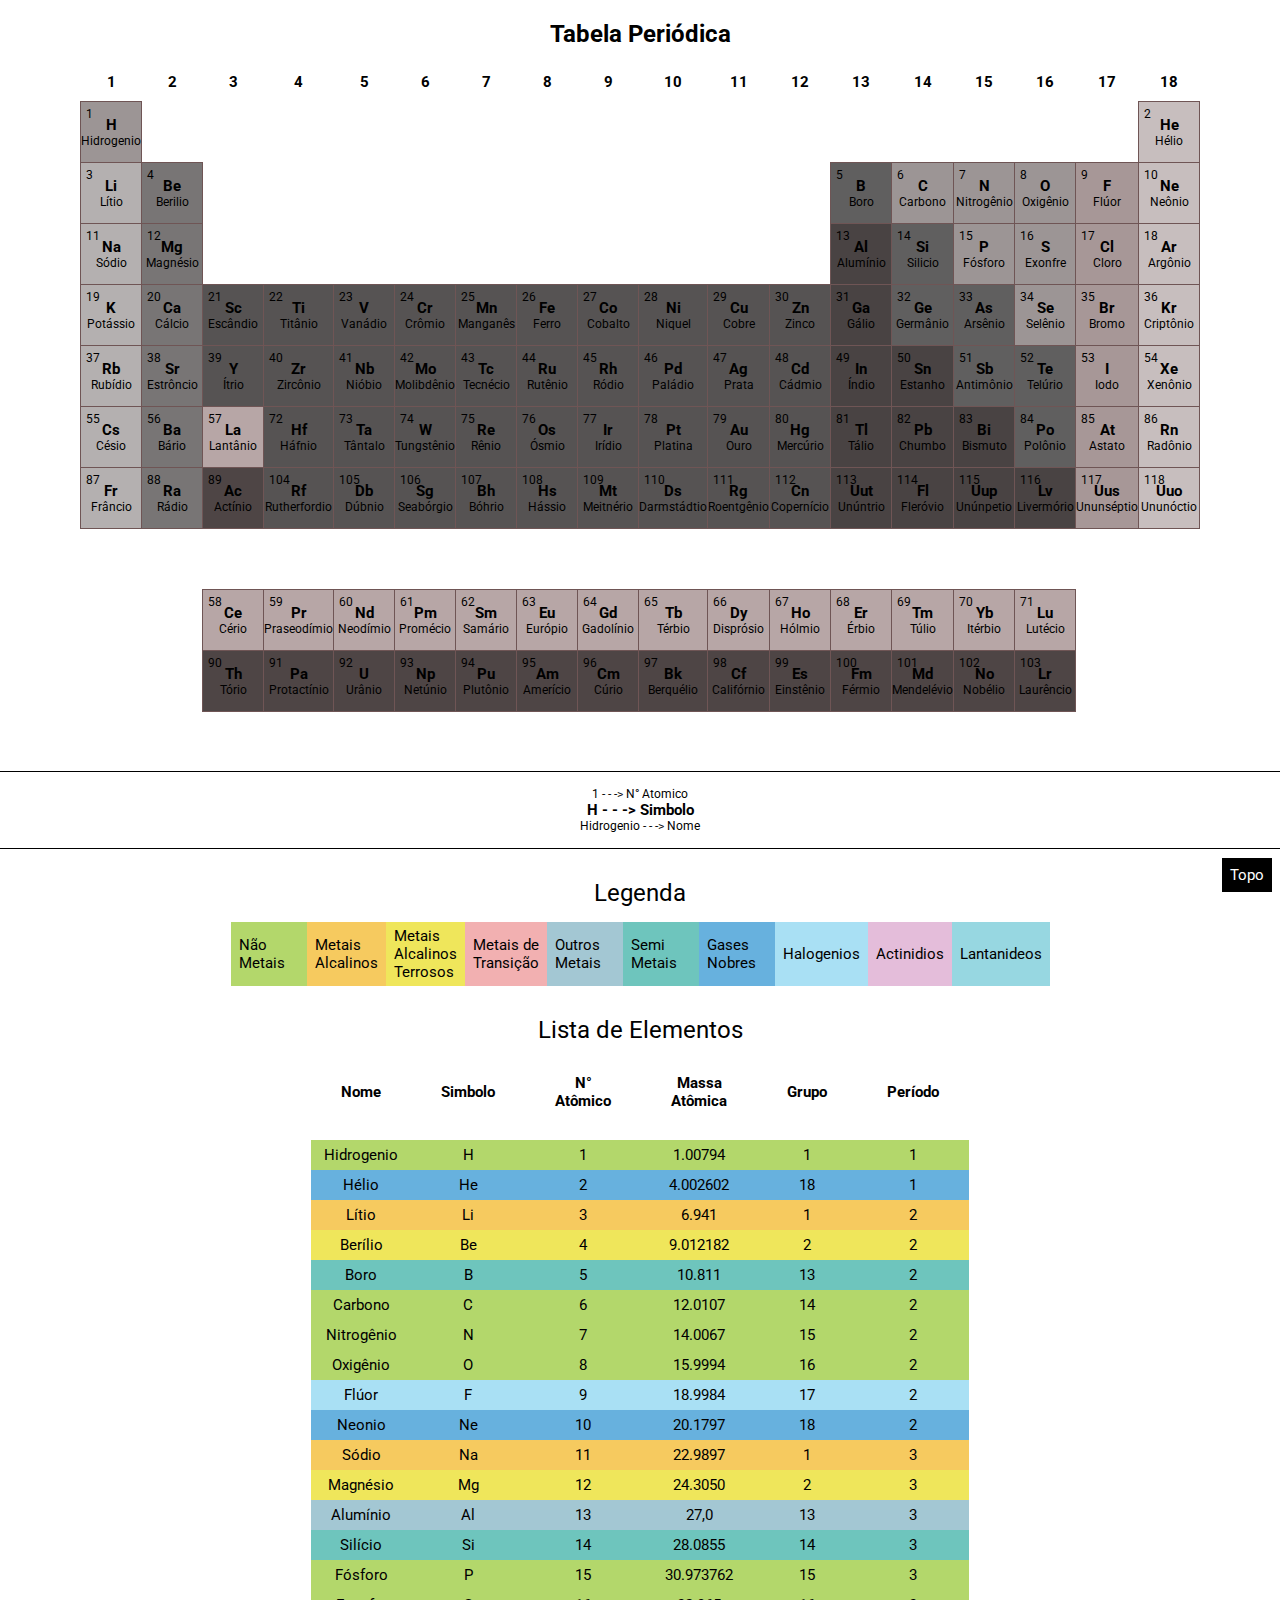
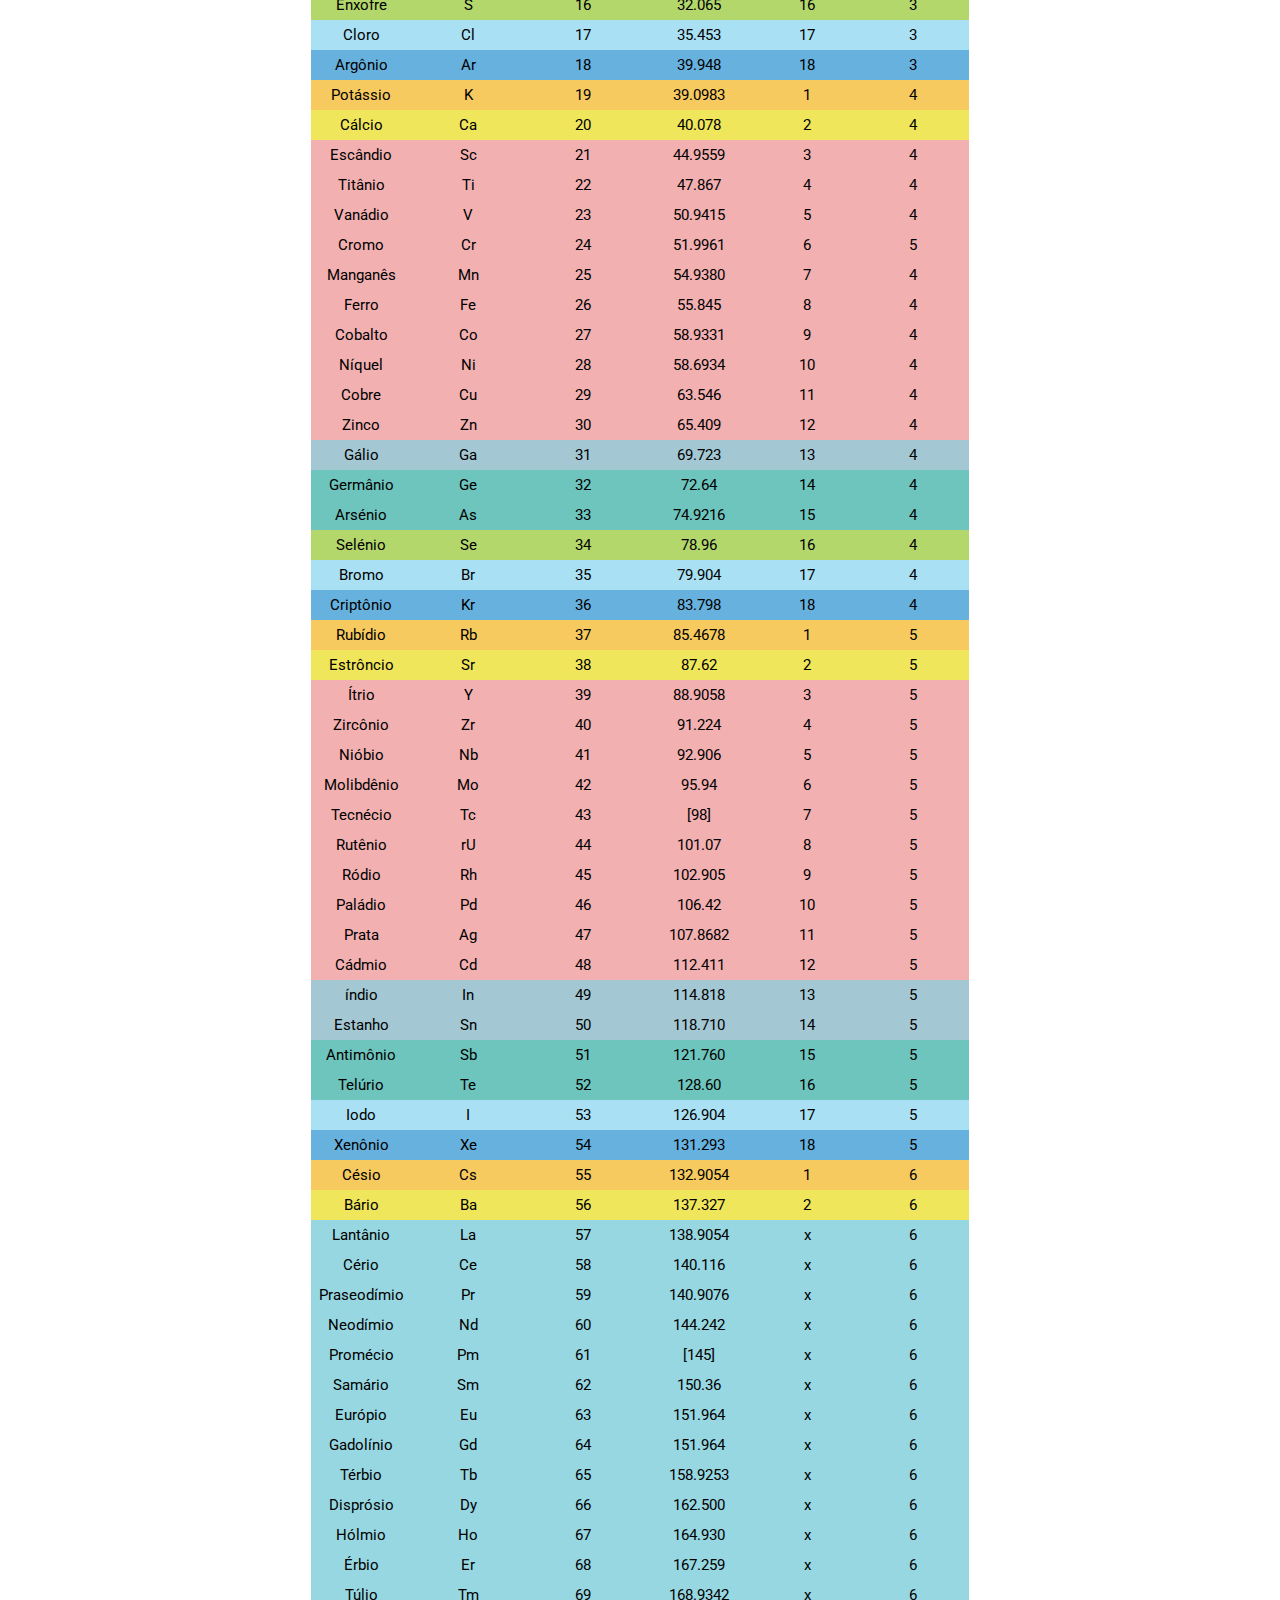
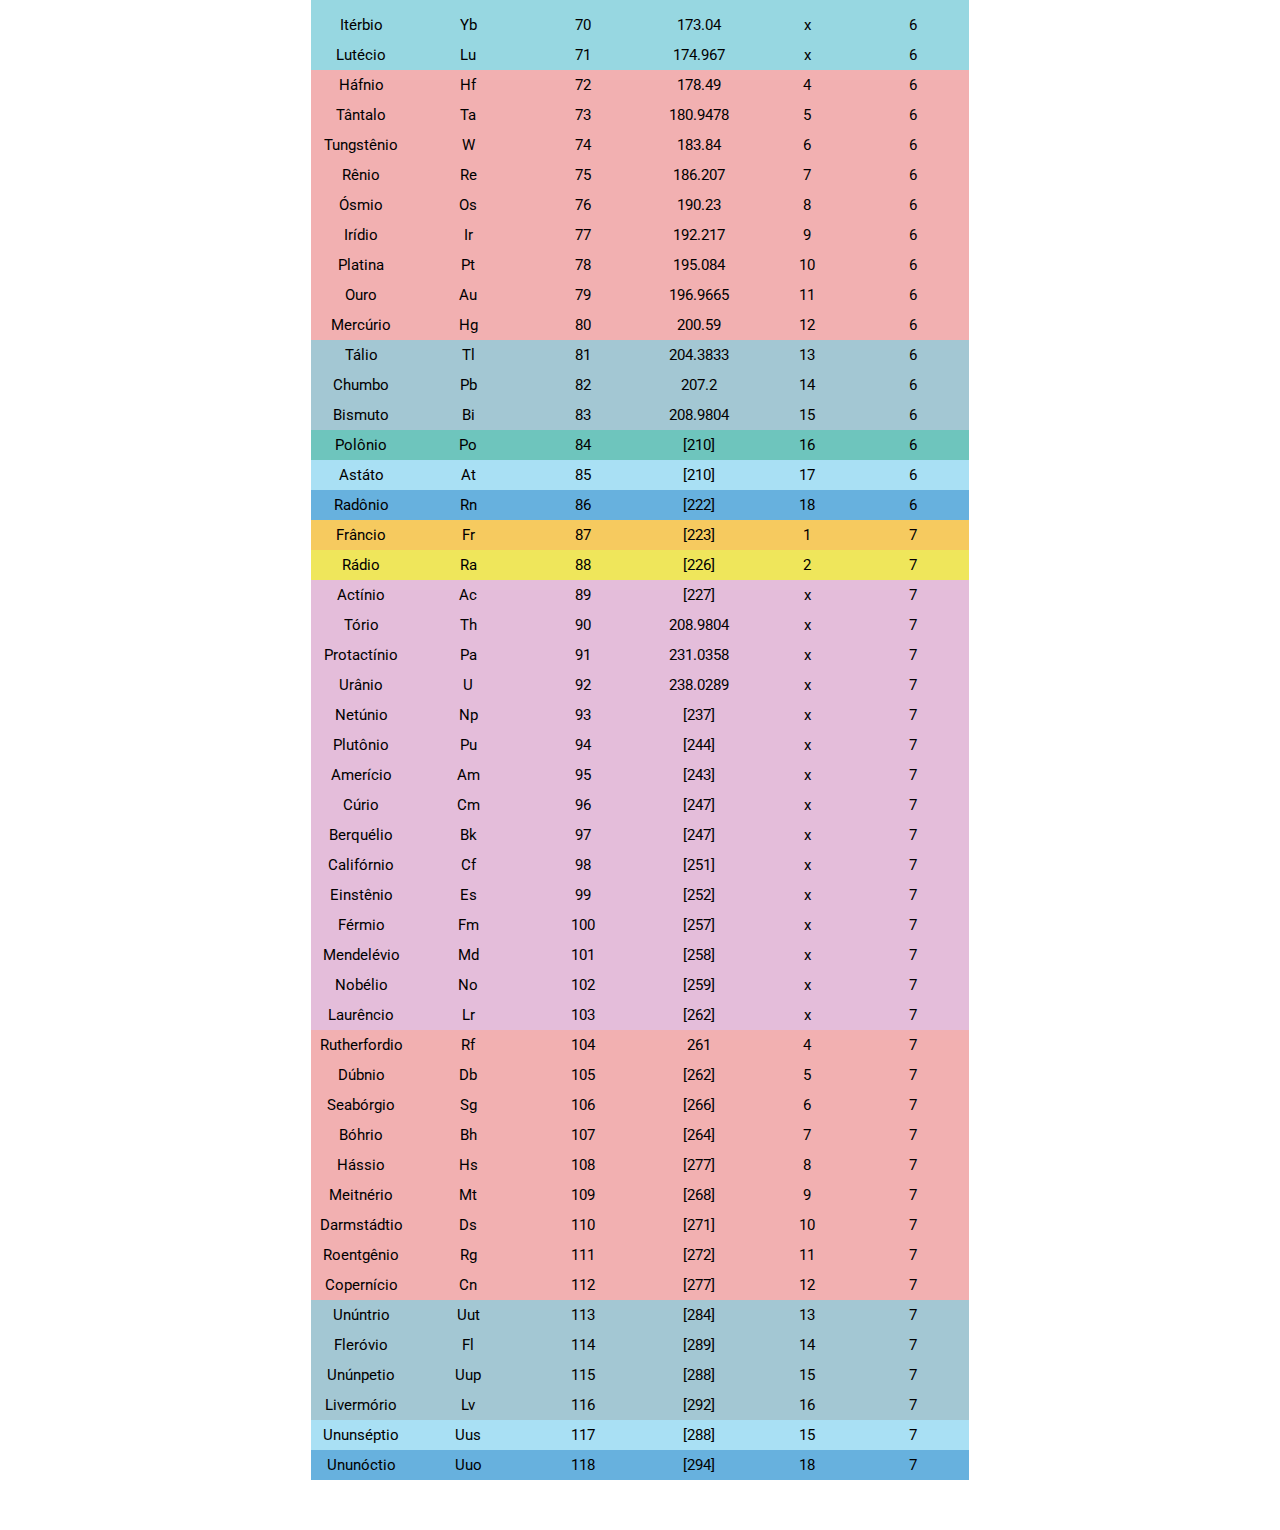
<file: TabelaPeriodica/index.html>
<!DOCTYPE html>
<html lang="pt_br">
<head>
    <meta charset="UTF-8">
    <meta http-equiv="X-UA-Compatible" content="IE=edge">
    <meta name="viewport" content="width=device-width, initial-scale=1.0">
    <link rel="stylesheet" href="style.css">
    <link rel="preconnect" href="https://fonts.googleapis.com">
    <link rel="preconnect" href="https://fonts.gstatic.com" crossorigin>
    <link href="https://fonts.googleapis.com/css2?family=Roboto:wght@400;700&display=swap" rel="stylesheet">
    <title>Tabela Periódica</title>
</head>
<body>
    <table id="Topo" >
        <caption class="titulo" >Tabela Periódica</caption>
        <thead class="cabecalho">
            <tr>
                <th>1</th>
                <th>2</th>
                <th>3</th>
                <th>4</th>
                <th>5</th>
                <th>6</th>
                <th>7</th>
                <th>8</th>
                <th>9</th>
                <th>10</th>
                <th>11</th>
                <th>12</th>
                <th>13</th>
                <th>14</th>
                <th>15</th>
                <th>16</th>
                <th>17</th>
                <th>18</th>
            </tr>
        </thead>
        <tbody>
            <div class="container">
            <tr>
                <td class="n-metais"><a href="#Hidrogenio"><div><span>1</span><h1>H</h1><p>Hidrogenio</p></div></a></td>
                <td class="elementovazio"></td>
                <td class="elementovazio"></td>
                <td class="elementovazio"></td>
                <td class="elementovazio"></td>
                <td class="elementovazio"></td>
                <td class="elementovazio"></td>
                <td class="elementovazio"></td>
                <td class="elementovazio"></td>
                <td class="elementovazio"></td>
                <td class="elementovazio"></td>
                <td class="elementovazio"></td>
                <td class="elementovazio"></td>
                <td class="elementovazio"></td>
                <td class="elementovazio"></td>
                <td class="elementovazio"></td>
                <td class="elementovazio"></td>
                <td class="gases-nobres"><a href="#Helio"><div><span>2</span><h1>He</h1><p>Hélio</p></div></a></td>
            </tr>
            <tr>
                <td class="metais-alcalinos"><a href="#Litio"><div><span>3</span><h1>Li</h1><p>Lítio</p></div></a></td>
                <td class="metais-alcalinos-t"><a href="#Berilio"><div><span>4</span><h1>Be</h1><p>Berilio</p></div></a></td>
                <td class="elementovazio"></td>
                <td class="elementovazio"></td>
                <td class="elementovazio"></td>
                <td class="elementovazio"></td>
                <td class="elementovazio"></td>
                <td class="elementovazio"></td>
                <td class="elementovazio"></td>
                <td class="elementovazio"></td>
                <td class="elementovazio"></td>
                <td class="elementovazio"></td>
                <td class="semi-metais"><a href="#Boro"><div><span>5</span><h1>B</h1><p>Boro</p></div></a></td>
                <td class="n-metais"><a href="#Carbono"><div><span>6</span><h1>C</h1><p>Carbono</p></div></a></td>
                <td class="n-metais"><a href="#Nitrogenio"><div><span>7</span><h1>N</h1><p>Nitrogênio</p></div></a></td>
                <td class="n-metais"><a href="#Oxigenio"><div><span>8</span><h1>O</h1><p>Oxigênio</p></div></a></td>
                <td class="halogenios"><a href="#Fluor"><div><span>9</span><h1>F</h1><p>Flúor</p></div></a></td>
                <td class="gases-nobres"><a href="#Neonio"><div><span>10</span><h1>Ne</h1><p>Neônio</p></div></a></td>
            </tr>
            <tr>
                <td class="metais-alcalinos"><a href="#Sodio"><div><span>11</span><h1>Na</h1><p>Sódio</p></div></a></td>
                <td class="metais-alcalinos-t"><a href="#Magnesio"><div><span>12</span><h1>Mg</h1><p>Magnésio</p></div></a></td>
                <td class="elementovazio"></td>
                <td class="elementovazio"></td>
                <td class="elementovazio"></td>
                <td class="elementovazio"></td>
                <td class="elementovazio"></td>
                <td class="elementovazio"></td>
                <td class="elementovazio"></td>
                <td class="elementovazio"></td>
                <td class="elementovazio"></td>
                <td class="elementovazio"></td>
                <td class="outros-metais"><a href="#Aluminio"><div><span>13</span><h1>Al</h1><p>Alumínio</p></div></a></td>
                <td class="semi-metais"><a href="#Silicio"><div><span>14</span><h1>Si</h1><p>Silicio</p></div></a></td>
                <td class="n-metais"><a href="#Fosforo"><div><span>15</span><h1>P</h1><p>Fósforo</p></div></a></td>
                <td class="n-metais"><a href="#Enxofre"><div><span>16</span><h1>S</h1><p>Exonfre</p></div></a></td>
                <td class="halogenios"><a href="#Cloro"><div><span>17</span><h1>Cl</h1><p>Cloro</p></div></a></td>
                <td class="gases-nobres"><a href="#Argonio"><div><span>18</span><h1>Ar</h1><p>Argônio</p></div></a></td>
            </tr>
            <tr>
                <td class="metais-alcalinos"><a href="#Potassio"><div><span>19</span><h1>K</h1><p>Potássio</p></div></a></td>
                <td class="metais-alcalinos-t"><a href="#Calcio"><div><span>20</span><h1>Ca</h1><p>Cálcio</p></div></a></td>
                <td class="metais-transicao"><a href="#Escandio"><div><span>21</span><h1>Sc</h1><p>Escândio</p></div></a></td>
                <td class="metais-transicao"><a href="#Titanio"><div><span>22</span><h1>Ti</h1><p>Titânio</p></div></a></td>
                <td class="metais-transicao"><a href="#Vanadio"><div><span>23</span><h1>V</h1><p>Vanádio</p></div></a></td>
                <td class="metais-transicao"><a href="#Cromio"><div><span>24</span><h1>Cr</h1><p>Crômio</p></div></a></td>
                <td class="metais-transicao"><a href="#Manganes"><div><span>25</span><h1>Mn</h1><p>Manganês</p></div></a></td>
                <td class="metais-transicao"><a href="#Ferro"><div><span>26</span><h1>Fe</h1><p>Ferro</p></div></a></td>
                <td class="metais-transicao"><a href="#Cobalto"><div><span>27</span><h1>Co</h1><p>Cobalto</p></div></a></td>
                <td class="metais-transicao"><a href="#Niquel"><div><span>28</span><h1>Ni</h1><p>Niquel</p></div></a></td>
                <td class="metais-transicao"><a href="#Cobre"><div><span>29</span><h1>Cu</h1><p>Cobre</p></div></a></td>
                <td class="metais-transicao"><a href="#Zinco"><div><span>30</span><h1>Zn</h1><p>Zinco</p></div></a></td>
                <td class="outros-metais"><a href="#Galio"><div><span>31</span><h1>Ga</h1><p>Gálio</p></div></a></td>
                <td class="semi-metais"><a href="#Germanio"><div><span>32</span><h1>Ge</h1><p>Germânio</p></div></a></td>
                <td class="semi-metais"><a href="#Arsenio"><div><span>33</span><h1>As</h1><p>Arsênio</p></div></a></td>
                <td class="n-metais"><a href="#Selenio"><div><span>34</span><h1>Se</h1><p>Selênio</p></div></a></td>
                <td class="halogenios"><a href="#Bromo"><div><span>35</span><h1>Br</h1><p>Bromo</p></div></a></td>
                <td class="gases-nobres"><a href="#Criptonio"><div><span>36</span><h1>Kr</h1><p>Criptônio</p></div></a></td>

            </tr>
            <tr>
                <td class="metais-alcalinos"><a href="#Rubidio"><div><span>37</span><h1>Rb</h1><p>Rubídio</p></div></a></td>
                <td class="metais-alcalinos-t"><a href="#Estroncio"><div><span>38</span><h1>Sr</h1><p>Estrôncio</p></div></a></td>
                <td class="metais-transicao"><a href="#Itrio"><div><span>39</span><h1>Y</h1><p>Ítrio</p></div></a></td>
                <td class="metais-transicao"><a href="#Zirconio"><div><span>40</span><h1>Zr</h1><p>Zircônio</p></div></a></td>
                <td class="metais-transicao"><a href="#Niobio"><div><span>41</span><h1>Nb</h1><p>Nióbio</p></div></a></td>
                <td class="metais-transicao"><a href="#Molibdenio"><div><span>42</span><h1>Mo</h1><p>Molibdênio</p></div></a></td>
                <td class="metais-transicao"><a href="#Tecnecio"><div><span>43</span><h1>Tc</h1><p>Tecnécio</p></div></a></td>
                <td class="metais-transicao"><a href="#Rutenio"><div><span>44</span><h1>Ru</h1><p>Rutênio</p></div></a></td>
                <td class="metais-transicao"><a href="#Rodio"><div><span>45</span><h1>Rh</h1><p>Ródio</p></div></a></td>
                <td class="metais-transicao"><a href="#Paladio"><div><span>46</span><h1>Pd</h1><p>Paládio</p></div></a></td>
                <td class="metais-transicao"><a href="#Prata"><div><span>47</span><h1>Ag</h1><p>Prata</p></div></a></td>
                <td class="metais-transicao"><a href="#Cadmio"><div><span>48</span><h1>Cd</h1><p>Cádmio</p></div></a></td>
                <td class="outros-metais"><a href="#Indio"><div><span>49</span><h1>In</h1><p>Índio</p></div></a></td>
                <td class="outros-metais"><a href="#Estanho"><div><span>50</span><h1>Sn</h1><p>Estanho</p></div></a></td>
                <td class="semi-metais"><a href="#Antimonio"><div><span>51</span><h1>Sb</h1><p>Antimônio</p></div></a></td>
                <td class="semi-metais"><a href="#Telurio"><div><span>52</span><h1>Te</h1><p>Telúrio</p></div></a></td>
                <td class="halogenios"><a href="#Iodo"><div><span>53</span><h1>I</h1><p>Iodo</p></div></a></td>
                <td class="gases-nobres"><a href="#Xenonio"><div><span>54</span><h1>Xe</h1><p>Xenônio</p></div></a></td>

            </tr>
            <tr>
                <td class="metais-alcalinos"><a href="#Cesio"><div><span>55</span><h1>Cs</h1><p>Césio</p></div></a></td>
                <td class="metais-alcalinos-t"><a href="#Bario"><div><span>56</span><h1>Ba</h1><p>Bário</p></div></a></td>
                <td class="lantanideos"><a href="#Lantanio"><div><span>57</span><h1>La</h1><p>Lantânio</p></div></a></td>
                <td class="metais-transicao"><a href="#Hafnio"><div><span>72</span><h1>Hf</h1><p>Háfnio</p></div></a></td>
                <td class="metais-transicao"><a href="#Tantalo"><div><span>73</span><h1>Ta</h1><p>Tântalo</p></div></a></td>
                <td class="metais-transicao"><a href="#Tungstenio"><div><span>74</span><h1>W</h1><p>Tungstênio</p></div></a></td>
                <td class="metais-transicao"><a href="#Renio"><div><span>75</span><h1>Re</h1><p>Rênio</p></div></a></td>
                <td class="metais-transicao"><a href="#Osmio"><div><span>76</span><h1>Os</h1><p>Ósmio</p></div></a></td>
                <td class="metais-transicao"><a href="#Iridio"><div><span>77</span><h1>Ir</h1><p>Irídio</p></div></a></td>
                <td class="metais-transicao"><a href="#Platina"><div><span>78</span><h1>Pt</h1><p>Platina</p></div></a></td>
                <td class="metais-transicao"><a href="#Ouro"><div><span>79</span><h1>Au</h1><p>Ouro</p></div></a></td>
                <td class="metais-transicao"><a href="#Mercurio"><div><span>80</span><h1>Hg</h1><p>Mercúrio</p></div></a></td>
                <td class="outros-metais"><a href="#Talio"><div><span>81</span><h1>Tl</h1><p>Tálio</p></div></a></td>
                <td class="outros-metais"><a href="#Chumbo"><div><span>82</span><h1>Pb</h1><p>Chumbo</p></div></a></td>
                <td class="outros-metais"><a href="#Bismuto"><div><span>83</span><h1>Bi</h1><p>Bismuto</p></div></a></td>
                <td class="semi-metais"><a href="#Polonio"><div><span>84</span><h1>Po</h1><p>Polônio</p></div></a></td>
                <td class="halogenios"><a href="#Astato"><div><span>85</span><h1>At</h1><p>Astato</p></div></a></td>
                <td class="gases-nobres"><a href="#Radonio"><div><span>86</span><h1>Rn</h1><p>Radônio</p></div></a></td>

            </tr>
            <tr>
                <td class="metais-alcalinos"><a href="#Francio"><div><span>87</span><h1>Fr</h1><p>Frâncio</p></div></a></td>
                <td class="metais-alcalinos-t"><a href="#Radio"><div><span>88</span><h1>Ra</h1><p>Rádio</p></div></a></td>
                <td class="actinidios"><a href="#Actinio"><div><span>89</span><h1>Ac</h1><p>Actínio</p></div></a></td>
                <td class="metais-transicao"><a href="#Rutherfordio"><div><span>104</span><h1>Rf</h1><p>Rutherfordio</p></div></a></td>
                <td class="metais-transicao"><a href="#Dubnio"><div><span>105</span><h1>Db</h1><p>Dúbnio</p></div></a></td>
                <td class="metais-transicao"><a href="#Seaborgio"><div><span>106</span><h1>Sg</h1><p>Seabórgio</p></div></a></td>
                <td class="metais-transicao"><a href="#Bohrio"><div><span>107</span><h1>Bh</h1><p>Bóhrio</p></div></a></td>
                <td class="metais-transicao"><a href="#Hassio"><div><span>108</span><h1>Hs</h1><p>Hássio</p></div></a></td>
                <td class="metais-transicao"><a href="#Meitnerio"><div><span>109</span><h1>Mt</h1><p>Meitnério</p></div></a></td>
                <td class="metais-transicao"><a href="#Darmstadtio"><div><span>110</span><h1>Ds</h1><p>Darmstádtio</p></div></a></td>
                <td class="metais-transicao"><a href="#Roentgenio"><div><span>111</span><h1>Rg</h1><p>Roentgênio</p></div></a></td>
                <td class="metais-transicao"><a href="#Copernicio"><div><span>112</span><h1>Cn</h1><p>Copernício</p></div></a></td>
                <td class="outros-metais"><a href="#Ununtrio"><div><span>113</span><h1>Uut</h1><p>Unúntrio</p></div></a></td>
                <td class="outros-metais"><a href="#Flerovio"><div><span>114</span><h1>Fl</h1><p>Fleróvio</p></div></a></td>
                <td class="outros-metais"><a href="#Ununpetio"><div><span>115</span><h1>Uup</h1><p>Unúnpetio</p></div></a></td>
                <td class="outros-metais"><a href="#Livermorio"><div><span>116</span><h1>Lv</h1><p>Livermório</p></div></a></td>
                <td class="halogenios"><a href="#Ununseptio"><div><span>117</span><h1>Uus</h1><p>Ununséptio</p></div></a></td>
                <td class="gases-nobres"><a href="#Ununoctio"><div><span>118</span><h1>Uuo</h1><p>Ununóctio</p></div></a></td>
            </tr>
            <tr>
                <td class="elementovazio"></td>
            </tr>
            <tr>
                <td class="elementovazio">1</td><td class="elementovazio">2</td>
                <td class="lantanideos"><a href="#Cerio"><div><span>58</span><h1>Ce</h1><p>Cério</p></div></a></td>
                <td class="lantanideos"><a href="#Praseodimio"><div><span>59</span><h1>Pr</h1><p>Praseodímio</p></div></a></td>
                <td class="lantanideos"><a href="#Neodimio"><div><span>60</span><h1>Nd</h1><p>Neodímio</p></div></a></td>
                <td class="lantanideos"><a href="#Promecio"><div><span>61</span><h1>Pm</h1><p>Promécio</p></div></a></td>
                <td class="lantanideos"><a href="#Samario"><div><span>62</span><h1>Sm</h1><p>Samário</p></div></a></td>
                <td class="lantanideos"><a href="#Europio"><div><span>63</span><h1>Eu</h1><p>Európio</p></div></a></td>
                <td class="lantanideos"><a href="#Gadolinio"><div><span>64</span><h1>Gd</h1><p>Gadolínio</p></div></a></td>
                <td class="lantanideos"><a href="#Terbio"><div><span>65</span><h1>Tb</h1><p>Térbio</p></div></a></td>
                <td class="lantanideos"><a href="#Disprosio"><div><span>66</span><h1>Dy</h1><p>Disprósio</p></div></a></td>
                <td class="lantanideos"><a href="#Holmio"><div><span>67</span><h1>Ho</h1><p>Hólmio</p></div></a></td>
                <td class="lantanideos"><a href="#Erbio"><div><span>68</span><h1>Er</h1><p>Érbio</p></div></a></td>
                <td class="lantanideos"><a href="#Tulio"><div><span>69</span><h1>Tm</h1><p>Túlio</p></div></a></td>
                <td class="lantanideos"><a href="#Iterbio"><div><span>70</span><h1>Yb</h1><p>Itérbio</p></div></a></td>
                <td class="lantanideos"><a href="#Lutecio"><div><span>71</span><h1>Lu</h1><p>Lutécio</p></div></a></td>
            </tr>
            <tr>
                <td class="elementovazio"></td><td class="elementovazio"></td>
                <td class="actinidios"><a href="#Torio"><div><span>90</span><h1>Th</h1><p>Tório</p></div></a></td>
                <td class="actinidios"><a href="#Protactinio"><div><span>91</span><h1>Pa</h1><p>Protactínio</p></div></a></td>
                <td class="actinidios"><a href="#Uranio"><div><span>92</span><h1>U</h1><p>Urânio</p></div></a></td>
                <td class="actinidios"><a href="#Netunio"><div><span>93</span><h1>Np</h1><p>Netúnio</p></div></a></td>
                <td class="actinidios"><a href="#Plutonio"><div><span>94</span><h1>Pu</h1><p>Plutônio</p></div></a></td>
                <td class="actinidios"><a href="#Americio"><div><span>95</span><h1>Am</h1><p>Amerício</p></div></a></td>
                <td class="actinidios"><a href="#Curio"><div><span>96</span><h1>Cm</h1><p>Cúrio</p></div></a></td>
                <td class="actinidios"><a href="#Berquelio"><div><span>97</span><h1>Bk</h1><p>Berquélio</p></div></a></td>
                <td class="actinidios"><a href="#Californio"><div><span>98</span><h1>Cf</h1><p>Califórnio</p></div></a></td>
                <td class="actinidios"><a href="#Einstenio"><div><span>99</span><h1>Es</h1><p>Einstênio</p></div></a></td>
                <td class="actinidios"><a href="#Fermio"><div><span>100</span><h1>Fm</h1><p>Férmio</p></div></a></td>
                <td class="actinidios"><a href="#Mendelevio"><div><span>101</span><h1>Md</h1><p>Mendelévio</p></div></a></td>
                <td class="actinidios"><a href="#Nobelio"><div><span>102</span><h1>No</h1><p>Nobélio</p></div></a></td>
                <td class="actinidios"><a href="#Laurencio"><div><span>103</span><h1>Lr</h1><p>Laurêncio</p></div></a></td>
            </tr>
            <tr>
                <td class="elementovazio"></td>
            </tr>
            
            
        </div>
        </tbody>
    </table>

    <div class="cube"><p>1 - - -> N° Atomico</p><h1>H - - -> Simbolo</h1><p>Hidrogenio - - -> Nome</p></div>
    
    <table class="legenda">
        <caption>Legenda</caption>
        <tbody>
            <td class="l-n-metais">Não Metais</td>
            <td class="l-metais-alcalinos">Metais Alcalinos</td>
            <td class="l-metais-alcalinos-t">Metais Alcalinos Terrosos</td>
            <td class="l-metais-transicao">Metais de Transição</td>
            <td class="l-outros-metais">Outros Metais</td>
            <td class="l-semi-metais">Semi Metais</td>
            <td class="l-gases-nobres">Gases Nobres</td>
            <td class="l-halogenios">Halogenios</td>
            <td class="l-Actinidios">Actinidios</td>
            <td class="l-lantanideos">Lantanideos</td>
        </tbody>
        
    </table>
    
    <table class="lista">
        <caption>Lista de Elementos</caption>
        <thead>
            <tr>
            <th>Nome</th>
            <th>Simbolo</th>
            <th>N° Atômico</th>
            <th>Massa Atômica</th>
            <th>Grupo</th>
            <th>Período</th>
            </tr>
        </thead>
        <tbody>
            <tr class="l-n-metais" id="Hidrogenio">
                <td >Hidrogenio</td>
                <td>H</td> 
                <td>1</td> 
                <td>1.00794</td> 
                <td>1</td> 
                <td>1</td>
            </tr>
            <tr  class="l-gases-nobres" id="Helio">
                <td>Hélio</td>
                <td>He</td>
                <td>2</td>
                <td>4.002602</td>
                <td>18</td>
                <td>1</td>
            </tr>
            <tr class="l-metais-alcalinos" id="Litio">
                <td>Lítio</td>
                <td>Li</td>
                <td>3</td>
                <td>6.941</td>
                <td>1</td>
                <td>2</td>
            </tr>
            <tr class="l-metais-alcalinos-t" id="Berilio">
                <td>Berílio</td>
                <td>Be</td>
                <td>4</td>
                <td>9.012182</td>
                <td>2</td>
                <td>2</td>
            </tr>
            <tr class="l-semi-metais" id="Boro">
                <td>Boro</td>
                <td>B</td>
                <td>5</td>
                <td>10.811</td>
                <td>13</td>
                <td>2</td>
            </tr>
            <tr class="l-n-metais" id="Carbono">
                <td>Carbono</td>
                <td>C</td>
                <td>6</td>
                <td>12.0107</td>
                <td>14</td>
                <td>2</td>
            </tr>
            <tr class="l-n-metais" id="Nitrogenio">
                <td>Nitrogênio</td>
                <td>N</td>
                <td>7</td>
                <td>14.0067</td>
                <td>15</td>
                <td>2</td>
            </tr>
            <tr class="l-n-metais" id="Oxigenio">
                <td>Oxigênio</td>
                <td>O</td>
                <td>8</td>
                <td>15.9994</td>
                <td>16</td>
                <td>2</td>
            </tr>
            <tr class="l-halogenios" id="Fluor">
                <td>Flúor</td>
                <td>F</td>
                <td>9</td>
                <td>18.9984</td>
                <td>17</td>
                <td>2</td>
            </tr>
            <tr class="l-gases-nobres" id="Neonio">
                <td>Neonio</td>
                <td>Ne</td>
                <td>10</td>
                <td>20.1797</td>
                <td>18</td>
                <td>2</td>
            </tr>
            <tr class="l-metais-alcalinos" id="Sodio">
                <td>Sódio</td>
                <td>Na</td>
                <td>11</td>
                <td>22.9897</td>
                <td>1</td>
                <td>3</td>
            </tr>
            <tr class="l-metais-alcalinos-t" id="Magnesio">
                <td>Magnésio</td>
                <td>Mg</td>
                <td>12</td>
                <td>24.3050</td>
                <td>2</td>
                <td>3</td>
            </tr>
            <tr class="l-outros-metais" id="Aluminio">
                <td>Alumínio</td>
                <td>Al</td>
                <td>13</td>
                <td>27,0</td>
                <td>13</td>
                <td>3</td>
            </tr>
            <tr class="l-semi-metais" id="Silicio">
                <td>Silício</td>
                <td>Si</td>
                <td>14</td>
                <td>28.0855</td>
                <td>14</td>
                <td>3</td>
            </tr>
            <tr class="l-n-metais" id="Fosforo">
                <td>Fósforo</td>
                <td>P</td>
                <td>15</td>
                <td>30.973762</td>
                <td>15</td>
                <td>3</td>
            </tr>
            <tr class="l-n-metais" id="Enxofre">
                <td>Enxofre</td>
                <td>S</td>
                <td>16</td>
                <td>32.065</td>
                <td>16</td>
                <td>3</td>
            </tr>
            <tr class="l-halogenios" id="Cloro">
                <td>Cloro</td>
                <td>Cl</td>
                <td>17</td>
                <td>35.453</td>
                <td>17</td>
                <td>3</td>
            </tr>
            <tr class="l-gases-nobres" id="Argonio">
                <td>Argônio</td>
                <td>Ar</td>
                <td>18</td>
                <td>39.948</td>
                <td>18</td>
                <td>3</td>
            </tr>
            <tr class="l-metais-alcalinos" id="Potassio">
                <td>Potássio</td>
                <td>K</td>
                <td>19</td>
                <td>39.0983</td>
                <td>1</td>
                <td>4</td>
            </tr>
            <tr class="l-metais-alcalinos-t" id="Calcio">
                <td>Cálcio</td>
                <td>Ca</td>
                <td>20</td>
                <td>40.078</td>
                <td>2</td>
                <td>4</td>
            </tr>
            <tr class="l-metais-transicao" id="Escandio">
                <td>Escândio</td>
                <td>Sc</td>
                <td>21</td>
                <td>44.9559</td>
                <td>3</td>
                <td>4</td>
            </tr>
            <tr class="l-metais-transicao" id="Titanio">
                <td>Titânio</td>
                <td>Ti</td>
                <td>22</td>
                <td>47.867</td>
                <td>4</td>
                <td>4</td>
            </tr>
            <tr class="l-metais-transicao" id="Vanadio">
                <td>Vanádio</td>
                <td>V</td>
                <td>23</td>
                <td>50.9415</td>
                <td>5</td>
                <td>4</td>
            </tr>
            <tr class="l-metais-transicao" id="Cromo">
                <td>Cromo</td>
                <td>Cr</td>
                <td>24</td>
                <td>51.9961</td>
                <td>6</td>
                <td>5</td>
            </tr>
            <tr class="l-metais-transicao" id="Manganes">
                <td>Manganês</td>
                <td>Mn</td>
                <td>25</td>
                <td>54.9380</td>
                <td>7</td>
                <td>4</td>
            </tr>
            <tr class="l-metais-transicao" id="Ferro">
                <td>Ferro</td>
                <td>Fe</td>
                <td>26</td>
                <td>55.845</td>
                <td>8</td>
                <td>4</td>
            </tr>
            <tr class="l-metais-transicao" id="Cobalto">
                <td>Cobalto</td>
                <td>Co</td>
                <td>27</td>
                <td>58.9331</td>
                <td>9</td>
                <td>4</td>
            </tr>
            <tr class="l-metais-transicao" id="Niquel">
                <td>Níquel</td>
                <td>Ni</td>
                <td>28</td>
                <td>58.6934</td>
                <td>10</td>
                <td>4</td>
            </tr>
            <tr class="l-metais-transicao" id="Cobre">
                <td>Cobre</td>
                <td>Cu</td>
                <td>29</td>
                <td>63.546</td>
                <td>11</td>
                <td>4</td>
            </tr>
            <tr class="l-metais-transicao" id="Zinco">
                <td>Zinco</td>
                <td>Zn</td>
                <td>30</td>
                <td>65.409</td>
                <td>12</td>
                <td>4</td>
            </tr>
            <tr class="l-outros-metais" id="Galio">
                <td>Gálio</td>
                <td>Ga</td>
                <td>31</td>
                <td>69.723</td>
                <td>13</td>
                <td>4</td>
            </tr>
            <tr class="l-semi-metais" id="Germanio">
                <td>Germânio</td>
                <td>Ge</td>
                <td>32</td>
                <td>72.64</td>
                <td>14</td>
                <td>4</td>
            </tr>
            <tr class="l-semi-metais" id="Arsenio">
                <td>Arsénio</td>
                <td>As</td>
                <td>33</td>
                <td>74.9216</td>
                <td>15</td>
                <td>4</td>
            </tr>
            <tr class="l-n-metais" id="Selenio">
                <td>Selénio</td>
                <td>Se</td>
                <td>34</td>
                <td>78.96</td>
                <td>16</td>
                <td>4</td>
            </tr>
            <tr class="l-halogenios" id="Bromo">
                <td>Bromo</td>
                <td>Br</td>
                <td>35</td>
                <td>79.904</td>
                <td>17</td>
                <td>4</td>
            </tr>
            <tr class="l-gases-nobres" id="Criptonio">
                <td>Criptônio</td>
                <td>Kr</td>
                <td>36</td>
                <td>83.798</td>
                <td>18</td>
                <td>4</td>
            </tr>
            <tr class="l-metais-alcalinos" id="Rubidio">
                <td>Rubídio</td>
                <td>Rb</td>
                <td>37</td>
                <td>85.4678</td>
                <td>1</td>
                <td>5</td>
            </tr>
            <tr class="l-metais-alcalinos-t" id="Estroncio">
                <td>Estrôncio</td>
                <td>Sr</td>
                <td>38</td>
                <td>87.62</td>
                <td>2</td>
                <td>5</td>
            </tr>
            <tr class="l-metais-transicao" id="Itrio">
                <td>Ítrio</td>
                <td>Y</td>
                <td>39</td>
                <td>88.9058</td>
                <td>3</td>
                <td>5</td>
            </tr>
            <tr class="l-metais-transicao" id="Zirconio">
                <td>Zircônio</td>
                <td>Zr</td>
                <td>40</td>
                <td>91.224</td>
                <td>4</td>
                <td>5</td>
            </tr>
            <tr class="l-metais-transicao" id="Niobio">
                <td>Nióbio</td>
                <td>Nb</td>
                <td>41</td>
                <td>92.906</td>
                <td>5</td>
                <td>5</td>
            </tr>
            <tr class="l-metais-transicao" id="Molibdenio">
                <td>Molibdênio</td>
                <td>Mo</td>
                <td>42</td>
                <td>95.94</td>
                <td>6</td>
                <td>5</td>
            </tr>
            <tr class="l-metais-transicao" id="Tecnecio">
                <td>Tecnécio</td>
                <td>Tc</td>
                <td>43</td>
                <td>[98]</td>
                <td>7</td>
                <td>5</td>
            </tr>
            <tr class="l-metais-transicao" id="Rutenio">
                <td>Rutênio</td>
                <td>rU</td>
                <td>44</td>
                <td>101.07</td>
                <td>8</td>
                <td>5</td>
            </tr>
            <tr class="l-metais-transicao" id="Rodio">
                <td>Ródio</td>
                <td>Rh</td>
                <td>45</td>
                <td>102.905</td>
                <td>9</td>
                <td>5</td>
            </tr>
            <tr class="l-metais-transicao" id="Paladio">
                <td>Paládio</td>
                <td>Pd</td>
                <td>46</td>
                <td>106.42</td>
                <td>10</td>
                <td>5</td>
            </tr>
            <tr class="l-metais-transicao" id="Prata">
                <td>Prata</td>
                <td>Ag</td>
                <td>47</td>
                <td>107.8682</td>
                <td>11</td>
                <td>5</td>
            </tr>
            <tr class="l-metais-transicao" id="Cadmio">
                <td>Cádmio</td>
                <td>Cd</td>
                <td>48</td>
                <td>112.411</td>
                <td>12</td>
                <td>5</td>
            </tr>
            <tr class="l-outros-metais" id="Indio">
                <td>índio</td>
                <td>In</td>
                <td>49</td>
                <td>114.818</td>
                <td>13</td>
                <td>5</td>
            </tr>
            <tr class="l-outros-metais" id="Estanho">
                <td>Estanho</td>
                <td>Sn</td>
                <td>50</td>
                <td>118.710</td>
                <td>14</td>
                <td>5</td>
            </tr>
            <tr class="l-semi-metais" id="Antimonio">
                <td>Antimônio</td>
                <td>Sb</td>
                <td>51</td>
                <td>121.760</td>
                <td>15</td>
                <td>5</td>
            </tr>
            <tr class="l-semi-metais" id="Telurio">
                <td>Telúrio</td>
                <td>Te</td>
                <td>52</td>
                <td>128.60</td>
                <td>16</td>
                <td>5</td>
            </tr>
            <tr class="l-halogenios" id="Iodo">
                <td>Iodo</td>
                <td>I</td>
                <td>53</td>
                <td>126.904</td>
                <td>17</td>
                <td>5</td>
            </tr>
            <tr class="l-gases-nobres" id="Xenonio">
                <td>Xenônio</td>
                <td>Xe</td>
                <td>54</td>
                <td>131.293</td>
                <td>18</td>
                <td>5</td>
            </tr>
            <tr class="l-metais-alcalinos" id="Cesio">
                <td>Césio</td>
                <td>Cs</td>
                <td>55</td>
                <td>132.9054</td>
                <td>1</td>
                <td>6</td>
            </tr>
            <tr class="l-metais-alcalinos-t" id="Bario">
                <td>Bário</td>
                <td>Ba</td>
                <td>56</td>
                <td>137.327</td>
                <td>2</td>
                <td>6</td>
            </tr>
            <tr class="l-lantanideos" id="Lantânio">
                <td>Lantânio</td>
                <td>La</td>
                <td>57</td>
                <td>138.9054</td>
                <td>x</td>
                <td>6</td>
            </tr>
            <tr class="l-lantanideos" id="Cerio">
                <td>Cério</td>
                <td>Ce</td>
                <td>58</td>
                <td>140.116</td>
                <td>x</td>
                <td>6</td>
            </tr>
            <tr class="l-lantanideos" id="Praseodimio">
                <td>Praseodímio</td>
                <td>Pr</td>
                <td>59</td>
                <td>140.9076</td>
                <td>x</td>
                <td>6</td>
            </tr>
            <tr class="l-lantanideos" id="Neodimio">
                <td>Neodímio</td>
                <td>Nd</td>
                <td>60</td>
                <td>144.242</td>
                <td>x</td>
                <td>6</td>
            </tr>
            <tr class="l-lantanideos" id="Promecio">
                <td>Promécio</td>
                <td>Pm</td>
                <td>61</td>
                <td>[145]</td>
                <td>x</td>
                <td>6</td>
            </tr>
            <tr class="l-lantanideos" id="Samario">
                <td>Samário</td>
                <td>Sm</td>
                <td>62</td>
                <td>150.36</td>
                <td>x</td>
                <td>6</td>
            </tr>
            <tr class="l-lantanideos" id="Europio">
                <td>Európio</td>
                <td>Eu</td>
                <td>63</td>
                <td>151.964</td>
                <td>x</td>
                <td>6</td>
            </tr>
            <tr class="l-lantanideos" id="Gadolinio">
                <td>Gadolínio</td>
                <td>Gd</td>
                <td>64</td>
                <td>151.964</td>
                <td>x</td>
                <td>6</td>
            </tr>
            <tr class="l-lantanideos" id="Terbio">
                <td>Térbio</td>
                <td>Tb</td>
                <td>65</td>
                <td>158.9253</td>
                <td>x</td>
                <td>6</td>
            </tr>
            <tr class="l-lantanideos" id="Disprosio">
                <td>Disprósio</td>
                <td>Dy</td>
                <td>66</td>
                <td>162.500</td>
                <td>x</td>
                <td>6</td>
            </tr>
            <tr class="l-lantanideos" id="Holmio">
                <td>Hólmio</td>
                <td>Ho</td>
                <td>67</td>
                <td>164.930</td>
                <td>x</td>
                <td>6</td>
            </tr>
            <tr class="l-lantanideos" id="Erbio">
                <td>Érbio</td>
                <td>Er</td>
                <td>68</td>
                <td>167.259</td>
                <td>x</td>
                <td>6</td>
            </tr>
            <tr class="l-lantanideos" id="Tulio">
                <td>Túlio</td>
                <td>Tm</td>
                <td>69</td>
                <td>168.9342</td>
                <td>x</td>
                <td>6</td>
            </tr>
            <tr class="l-lantanideos" id="Iterbio">
                <td>Itérbio</td>
                <td>Yb</td>
                <td>70</td>
                <td>173.04</td>
                <td>x</td>
                <td>6</td>
            </tr>
            <tr class="l-lantanideos" id="Lutecio">
                <td>Lutécio</td>
                <td>Lu</td>
                <td>71</td>
                <td>174.967</td>
                <td>x</td>
                <td>6</td>
            </tr>
            <tr class="l-metais-transicao" id="Hafnio">
                <td>Háfnio</td>
                <td>Hf</td>
                <td>72</td>
                <td>178.49</td>
                <td>4</td>
                <td>6</td>
            </tr>
            <tr class="l-metais-transicao" id="Tantalo">
                <td>Tântalo</td>
                <td>Ta</td>
                <td>73</td>
                <td>180.9478</td>
                <td>5</td>
                <td>6</td>
            </tr>
            <tr class="l-metais-transicao" id="Tungstenio">
                <td>Tungstênio</td>
                <td>W</td>
                <td>74</td>
                <td>183.84</td>
                <td>6</td>
                <td>6</td>
            </tr>
            <tr class="l-metais-transicao" id="Renio">
                <td>Rênio</td>
                <td>Re</td>
                <td>75</td>
                <td>186.207</td>
                <td>7</td>
                <td>6</td>
            </tr>
            <tr class="l-metais-transicao" id="Osmio">
                <td>Ósmio</td>
                <td>Os</td>
                <td>76</td>
                <td>190.23</td>
                <td>8</td>
                <td>6</td>
            </tr>
            <tr class="l-metais-transicao" id="Iridio">
                <td>Irídio</td>
                <td>Ir</td>
                <td>77</td>
                <td>192.217</td>
                <td>9</td>
                <td>6</td>
            </tr>
            <tr class="l-metais-transicao" id="Platina">
                <td>Platina</td>
                <td>Pt</td>
                <td>78</td>
                <td>195.084</td>
                <td>10</td>
                <td>6</td>
            </tr>
            <tr class="l-metais-transicao" id="Ouro">
                <td>Ouro</td>
                <td>Au</td>
                <td>79</td>
                <td>196.9665</td>
                <td>11</td>
                <td>6</td>
            </tr>
            <tr class="l-metais-transicao" id="Mercurio">
                <td>Mercúrio</td>
                <td>Hg</td>
                <td>80</td>
                <td>200.59</td>
                <td>12</td>
                <td>6</td>
            </tr>
            <tr class="l-outros-metais" id="Talio">
                <td>Tálio</td>
                <td>Tl</td>
                <td>81</td>
                <td>204.3833</td>
                <td>13</td>
                <td>6</td>
            </tr>
            <tr class="l-outros-metais" id="Chumbo">
                <td>Chumbo</td>
                <td>Pb</td>
                <td>82</td>
                <td>207.2</td>
                <td>14</td>
                <td>6</td>
            </tr>
            <tr class="l-outros-metais" id="Bismuto">
                <td>Bismuto</td>
                <td>Bi</td>
                <td>83</td>
                <td>208.9804</td>
                <td>15</td>
                <td>6</td>
            </tr>
            <tr class="l-semi-metais" id="Polonio">
                <td>Polônio</td>
                <td>Po</td>
                <td>84</td>
                <td>[210]</td>
                <td>16</td>
                <td>6</td>
            </tr>
            <tr class="l-halogenios" id="Astato">
                <td>Astáto</td>
                <td>At</td>
                <td>85</td>
                <td>[210]</td>
                <td>17</td>
                <td>6</td>
            </tr>
            <tr class="l-gases-nobres" id="Radonio">
                <td>Radônio</td>
                <td>Rn</td>
                <td>86</td>
                <td>[222]</td>
                <td>18</td>
                <td>6</td>
            </tr>
            <tr class="l-metais-alcalinos" id="Francio">
                <td>Frâncio</td>
                <td>Fr</td>
                <td>87</td>
                <td>[223]</td>
                <td>1</td>
                <td>7</td>
            </tr>
            <tr class="l-metais-alcalinos-t" id="Radio">
                <td>Rádio</td>
                <td>Ra</td>
                <td>88</td>
                <td>[226]</td>
                <td>2</td>
                <td>7</td>
            </tr>
            <tr class="l-Actinidios" id="Actinio">
                <td>Actínio</td>
                <td>Ac</td>
                <td>89</td>
                <td>[227]</td>
                <td>x</td>
                <td>7</td>
            </tr>
            <tr class="l-Actinidios" id="Torio">
                <td>Tório</td>
                <td>Th</td>
                <td>90</td>
                <td>208.9804</td>
                <td>x</td>
                <td>7</td>
            </tr>
            <tr class="l-Actinidios" id="Protactinio">
                <td>Protactínio</td>
                <td>Pa</td>
                <td>91</td>
                <td>231.0358</td>
                <td>x</td>
                <td>7</td>
            </tr>
            <tr class="l-Actinidios" id="Uranio">
                <td>Urânio</td>
                <td>U</td>
                <td>92</td>
                <td>238.0289</td>
                <td>x</td>
                <td>7</td>
            </tr>
            <tr class="l-Actinidios" id="Netunio">
                <td>Netúnio</td>
                <td>Np</td>
                <td>93</td>
                <td>[237]</td>
                <td>x</td>
                <td>7</td>
            </tr>
            <tr class="l-Actinidios" id="Plutonio">
                <td>Plutônio</td>
                <td>Pu</td>
                <td>94</td>
                <td>[244]</td>
                <td>x</td>
                <td>7</td>
            </tr>
            <tr class="l-Actinidios" id="Americio">
                <td>Amerício</td>
                <td>Am</td>
                <td>95</td>
                <td>[243]</td>
                <td>x</td>
                <td>7</td>
            </tr>
            <tr class="l-Actinidios" id="Curio">
                <td>Cúrio</td>
                <td>Cm</td>
                <td>96</td>
                <td>[247]</td>
                <td>x</td>
                <td>7</td>
            </tr>
            <tr class="l-Actinidios" id="Berquelio">
                <td>Berquélio</td>
                <td>Bk</td>
                <td>97</td>
                <td>[247]</td>
                <td>x</td>
                <td>7</td>
            </tr>
            <tr class="l-Actinidios" id="Californio">
                <td>Califórnio</td>
                <td>Cf</td>
                <td>98</td>
                <td>[251]</td>
                <td>x</td>
                <td>7</td>
            </tr>
            <tr class="l-Actinidios" id="Einstenio">
                <td>Einstênio</td>
                <td>Es</td>
                <td>99</td>
                <td>[252]</td>
                <td>x</td>
                <td>7</td>
            </tr>
            <tr class="l-Actinidios" id="Fermio">
                <td>Férmio</td>
                <td>Fm</td>
                <td>100</td>
                <td>[257]</td>
                <td>x</td>
                <td>7</td>
            </tr>
            <tr class="l-Actinidios" id="Mendelevio">
                <td>Mendelévio</td>
                <td>Md</td>
                <td>101</td>
                <td>[258]</td>
                <td>x</td>
                <td>7</td>
            </tr>
            <tr class="l-Actinidios" id="Nobelio">
                <td>Nobélio</td>
                <td>No</td>
                <td>102</td>
                <td>[259]</td>
                <td>x</td>
                <td>7</td>
            </tr>
            <tr class="l-Actinidios" id="Laurencio">
                <td>Laurêncio</td>
                <td>Lr</td>
                <td>103</td>
                <td>[262]</td>
                <td>x</td>
                <td>7</td>
            </tr>
            <tr class="l-metais-transicao" id="Rutherfordio">
                <td>Rutherfordio</td>
                <td>Rf</td>
                <td>104</td>
                <td>261</td>
                <td>4</td>
                <td>7</td>
            </tr>
            <tr class="l-metais-transicao" id="Dubnio">
                <td>Dúbnio</td>
                <td>Db</td>
                <td>105</td>
                <td>[262]</td>
                <td>5</td>
                <td>7</td>
            </tr>
            <tr class="l-metais-transicao" id="Seaborgio">
                <td>Seabórgio</td>
                <td>Sg</td>
                <td>106</td>
                <td>[266]</td>
                <td>6</td>
                <td>7</td>
            </tr>
            <tr class="l-metais-transicao" id="Bohrio">
                <td>Bóhrio</td>
                <td>Bh</td>
                <td>107</td>
                <td>[264]</td>
                <td>7</td>
                <td>7</td>
            </tr>
            <tr class="l-metais-transicao" id="Hassio">
                <td>Hássio</td>
                <td>Hs</td>
                <td>108</td>
                <td>[277]</td>
                <td>8</td>
                <td>7</td>
            </tr>
            <tr class="l-metais-transicao" id="Meitnerio">
                <td>Meitnério</td>
                <td>Mt</td>
                <td>109</td>
                <td>[268]</td>
                <td>9</td>
                <td>7</td>
            </tr>
            <tr class="l-metais-transicao" id="Darmstadtio">
                <td>Darmstádtio</td>
                <td>Ds</td>
                <td>110</td>
                <td>[271]</td>
                <td>10</td>
                <td>7</td>
            </tr>
            <tr class="l-metais-transicao" id="Roentgenio">
                <td>Roentgênio</td>
                <td>Rg</td>
                <td>111</td>
                <td>[272]</td>
                <td>11</td>
                <td>7</td>
            </tr>
            <tr class="l-metais-transicao" id="Copernicio">
                <td>Copernício</td>
                <td>Cn</td>
                <td>112</td>
                <td>[277]</td>
                <td>12</td>
                <td>7</td>
            </tr>
            <tr class="l-outros-metais" id="Ununtrio">
                <td>Unúntrio</td>
                <td>Uut</td>
                <td>113</td>
                <td>[284]</td>
                <td>13</td>
                <td>7</td>
            </tr>
            <tr class="l-outros-metais" id="Flerovio">
                <td>Fleróvio</td>
                <td>Fl</td>
                <td>114</td>
                <td>[289]</td>
                <td>14</td>
                <td>7</td>
            </tr>
            <tr class="l-outros-metais" id="Ununpetio">
                <td>Unúnpetio</td>
                <td>Uup</td>
                <td>115</td>
                <td>[288]</td>
                <td>15</td>
                <td>7</td>
            </tr>
            <tr class="l-outros-metais" id="Livermorio">
                <td>Livermório</td>
                <td>Lv</td>
                <td>116</td>
                <td>[292]</td>
                <td>16</td>
                <td>7</td>
            </tr>
            <tr class="l-halogenios" id="Ununseptio">
                <td>Ununséptio</td>
                <td>Uus</td>
                <td>117</td>
                <td>[288]</td>
                <td>15</td>
                <td>7</td>
            </tr>
            <tr class="l-gases-nobres" id="Ununoctio">
                <td>Ununóctio</td>
                <td>Uuo</td>
                <td>118</td>
                <td>[294]</td>
                <td>18</td>
                <td>7</td>
            </tr>
        </tbody>
    </table>
    <a href="" id="#Topo"><button>Topo</button></a>
</body>
</html>
</file>
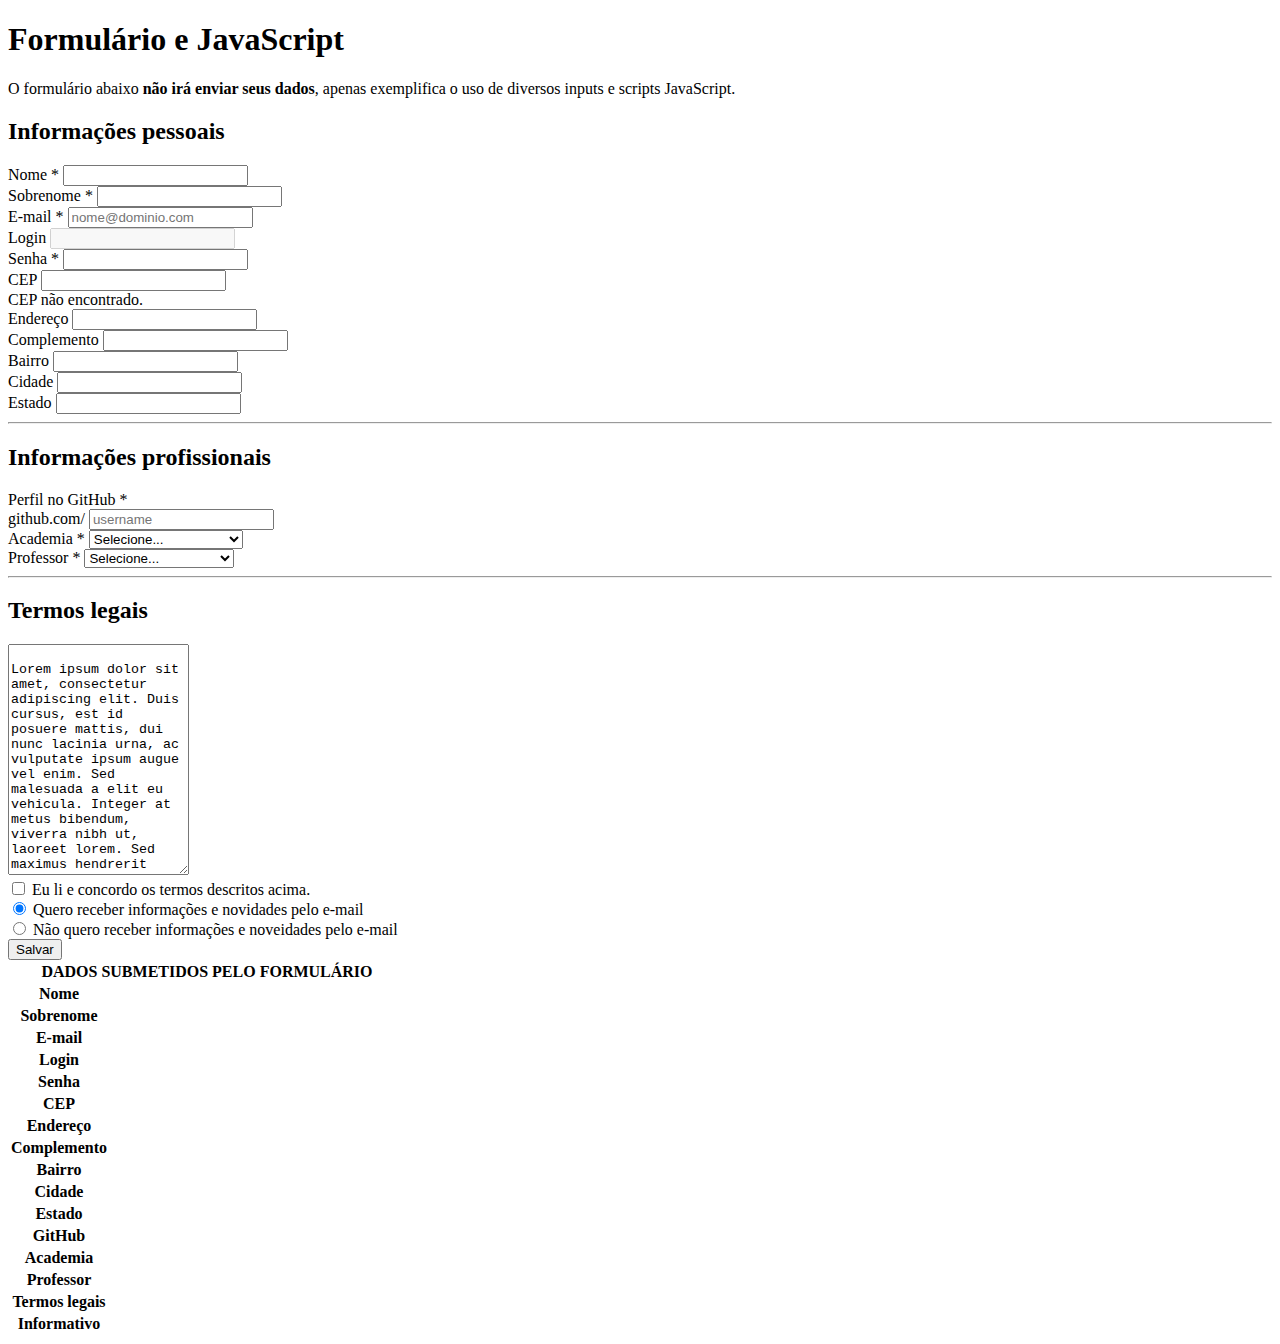
<file: TrabalhoForm/index.html>
<!DOCTYPE html>
<html lang="pt-BR">

<head>
    <meta charset="UTF-8">
    <meta http-equiv="X-UA-Compatible" content="IE=edge">
    <meta name="viewport" content="width=device-width, initial-scale=1.0">
    <link href="https://cdn.jsdelivr.net/npm/bootstrap@5.3.0/dist/css/bootstrap.min.css" rel="stylesheet" integrity="sha384-9ndCyUaIbzAi2FUVXJi0CjmCapSmO7SnpJef0486qhLnuZ2cdeRhO02iuK6FUUVM" crossorigin="anonymous">
    <link rel="stylesheet" href="./style.css">
    <script defer src="./main.js"></script>
    <title>Formulário e JavaScript</title>
</head>

<body class="bg-light">
    <div class="container">
        <div class="py-5 text-center">
            <h1>Formulário e JavaScript</h1>
            <p class="lead">O formulário abaixo <strong>não irá enviar seus dados</strong>, apenas exemplifica o uso de diversos inputs e scripts JavaScript.</p>
        </div>
        <main>
            <div class="container-fluid">
                <form id="formulario">
                    <section class="row g-3">
                        <h2 class="mb-3 fs-4">Informações pessoais</h2>
                        <div class="col-sm-6">
                            <label for="nome" class="form-label">Nome <span class="text-danger">*</span></label>
                            <input type="text" class="form-control" id="nome" pattern="^[A-Za-z]+$" title="Você deve informar um nome válido" required>
                        </div>
                        <div class="col-sm-6">
                            <label for="sobrenome" class="form-label">Sobrenome <span
                                    class="text-danger">*</span></label>
                            <input type="text" class="form-control" id="sobrenome" pattern="^[A-Za-z]+$" title="Você deve informar um sobrenome válido" required>
                        </div>
                        <div class="col-md-4">
                            <label for="email" class="form-label">E-mail <span class="text-danger">*</span></label>
                            <input type="email" class="form-control" id="email" placeholder="nome@dominio.com" required>
                        </div>
                        <div class="col-md-4">
                            <label for="login" class="form-label">Login</label>
                            <input type="text" class="form-control" id="login" disabled>
                        </div>
                        <div class="col-md-4">
                            <label for="senha" class="form-label">Senha <span class="text-danger">*</span></label>
                            <input type="password" class="form-control" id="senha">
                        </div>
                        <div class="col-md-2">
                            <label for="cep" class="form-label">CEP</label>
                            <input type="number" class="form-control" id="cep">
                            <div id="cep-erro" class="form-text text-danger d-none">CEP não encontrado.</div>
                        </div>
                        <div class="col-md-6">
                            <label for="endereco" class="form-label">Endereço</label>
                            <input type="text" class="form-control" id="endereco">
                        </div>
                        <div class="col-md-4">
                            <label for="complemento" class="form-label">Complemento</label>
                            <input type="text" class="form-control" id="complemento">
                        </div>
                        <div class="col-4">
                            <label for="bairro" class="form-label">Bairro</label>
                            <input type="text" class="form-control" id="bairro">
                        </div>
                        <div class="col-6">
                            <label for="cidade" class="form-label">Cidade</label>
                            <input type="text" class="form-control" id="cidade">
                        </div>
                        <div class="col-2">
                            <label for="estado" class="form-label">Estado</label>
                            <input type="text" class="form-control" id="estado">
                        </div>
                    </section>
                    <hr class="my-4">
                    <section class="row g-3">
                        <h2 class="mb-2 fs-4">Informações profissionais</h2>
                        <div class="col-md-6">
                            <label for="github" class="form-label">Perfil no GitHub <span
                                    class="text-danger">*</span></label>
                            <div class="input-group">
                                <span class="input-group-text">github.com/</span>
                                <input type="text" class="form-control" id="github" placeholder="username" required>
                            </div>
                        </div>

                        <div class="col-md-3">
                            <label for="academia" class="form-label">Academia <span
                                class="text-danger">*</span></label>
                            <select class="form-select" id="academia" required>
                                <option value="">Selecione...</option>
                                <option value="dot-net">Academia Atos - .NET</option>
                                <option value="java">Academia Atos - Java</option>
                            </select>
                        </div>

                        <div class="col-md-3">
                            <label for="professor" class="form-label">Professor <span
                                class="text-danger">*</span></label>
                            <select class="form-select" id="professor" required>
                                <option value="">Selecione...</option>
                                <option value="1">Alexandre Zamberlan</option>
                                <option value="2">André Flores</option>
                                <option value="3">Deivison Pasa</option>
                                <option value="4">Fabrício Tonetto</option>
                                <option value="5">Lucas Schlestein</option>
                                <option value="6">Ricardo Frohlich</option>
                            </select>
                        </div>
                    </section>
                    <hr class="my-4">
                    <section class="row g-3">
                        <h2 class="mb-2 fs-4">Termos legais</h2>

                        <div class="mb-3">
                            <textarea class="form-control" rows="15" readonly>
                            Lorem ipsum dolor sit amet, consectetur adipiscing elit. Duis cursus, est id posuere mattis, dui nunc lacinia urna, ac vulputate ipsum augue vel enim. Sed malesuada a elit eu vehicula. Integer at metus bibendum, viverra nibh ut, laoreet lorem. Sed maximus hendrerit semper. Proin eget eros nec ante placerat malesuada. Aenean volutpat accumsan nulla, et sodales ex lobortis sed. Aliquam mattis nisi turpis, eu commodo nulla placerat in. Nulla sit amet euismod est. Nam lacinia, orci vel gravida gravida, mauris elit eleifend magna, a ullamcorper sapien nunc quis ex. Ut egestas rutrum sem in luctus. Sed cursus massa ut venenatis vestibulum.
                            Nunc nec sapien at orci sodales condimentum. Class aptent taciti sociosqu ad litora torquent per conubia nostra, per inceptos himenaeos. Pellentesque habitant morbi tristique senectus et netus et malesuada fames ac turpis egestas. Sed scelerisque aliquet velit, eleifend iaculis arcu consequat in. Maecenas finibus consequat tortor, nec fermentum mauris accumsan a. Aenean consequat, quam sed ultricies feugiat, arcu enim finibus tellus, sed venenatis ipsum lorem id velit. Vestibulum ut dolor ex. Maecenas finibus nisl ut leo lacinia, pulvinar laoreet risus posuere. Proin in accumsan mauris. Nulla gravida elit non lectus tristique, ut pharetra lectus ullamcorper. Nam in velit nisl. Praesent interdum urna ornare nisi congue aliquam. Fusce arcu mauris, mollis et tristique eget, tristique ut dui.
                            Quisque sed volutpat odio. Sed ornare blandit lorem vel fringilla. Cras mi nisl, interdum quis molestie mattis, placerat in nisi. Proin mollis orci quis tortor sollicitudin, condimentum interdum odio accumsan. Maecenas eu ornare dolor, eget cursus magna. Vivamus condimentum, quam ac blandit volutpat, tortor lectus vehicula lacus, vitae pellentesque risus odio non arcu. Quisque ultrices non nibh id ullamcorper. Vivamus eget sagittis lacus. Suspendisse eu tortor et lectus convallis lobortis vitae id arcu. Nam dignissim nulla eget scelerisque cursus.
                            In elit tellus, commodo ac ullamcorper eu, eleifend a quam. Praesent convallis neque eu felis porttitor, ac molestie risus laoreet. Vestibulum congue fringilla tortor, a tincidunt eros venenatis et. Lorem ipsum dolor sit amet, consectetur adipiscing elit. Sed sed feugiat ligula, ut ultricies dui. Morbi a eros orci. Interdum et malesuada fames ac ante ipsum primis in faucibus. Pellentesque habitant morbi tristique senectus et netus et malesuada fames ac turpis egestas. Ut faucibus urna mi, non malesuada nunc iaculis elementum. Pellentesque ullamcorper sem sit amet diam tempus aliquam eu at dui. Nunc molestie, arcu id mollis tempor, tellus magna bibendum elit, ac varius velit elit id eros.
                            Nulla gravida semper ante. Pellentesque nisi quam, suscipit sed viverra ut, commodo at tortor. Nulla volutpat molestie lacus, in pellentesque enim fringilla in. In sollicitudin sem venenatis iaculis sagittis. Maecenas et fermentum neque, vitae vestibulum enim. Ut id neque quis ante aliquam dapibus. Duis efficitur sollicitudin gravida. Maecenas metus tortor, maximus ut tempus at, ornare eu nulla. Donec lacus risus, sagittis ut venenatis ut, suscipit vitae erat. Mauris dui nisl, scelerisque et nisl id, volutpat tempus eros. Quisque dignissim justo pharetra venenatis ultrices. Nullam ullamcorper justo nec elit tristique, et dignissim erat ornare. Suspendisse erat massa, fermentum a convallis eu, dapibus eu nisl. Pellentesque aliquet semper augue at feugiat.
                            Lorem ipsum dolor sit amet consectetur adipisicing elit. Odio rerum corrupti iste a aliquid soluta. Labore a mollitia quo porro quasi omnis, officiis commodi debitis repellat nihil, iste vero fugiat.</textarea>
                            <div class="form-check mt-2">
                                <input type="checkbox" class="form-check-input" id="termos" required>
                                <label class="form-check-label" for="termos">Eu li e concordo os termos descritos
                                    acima.</label>
                            </div>
                        </div>

                        <div class="my-3">
                            <div class="form-check">
                                <input name="info" id="info-sim" type="radio" class="form-check-input" value="info-sim" checked>
                                <label class="form-check-label" for="info-sim">Quero receber informações e novidades pelo
                                    e-mail</label>
                            </div>
                            <div class="form-check">
                                <input name="info" id="info-nao" type="radio" class="form-check-input" value="info-nao">
                                <label class="form-check-label" for="info-nao">Não quero receber informações e noveidades
                                    pelo e-mail</label>
                            </div>
                        </div>
                    </section>
                    <button class="w-100 btn btn-primary my-4" type="submit">Salvar</button>
                </form>
            </div>
        </main>
        <section id="tabela-dados" class="bg-white p-5 mb-5 d-none">
            <table class="table">
                <thead>
                    <tr>
                        <th colspan="2">DADOS SUBMETIDOS PELO FORMULÁRIO</th>
                    </tr>
                </thead>
                <tbody>
                    <tr>
                        <th>Nome</th>
                        <td id="t-nome"></td>
                    </tr>
                    <tr>
                        <th>Sobrenome</th>
                        <td id="t-sobrenome"></td>
                    </tr>
                    <tr>
                        <th>E-mail</th>
                        <td id="t-email"></td>
                    </tr>
                    <tr>
                        <th>Login</th>
                        <td id="t-login"></td>
                    </tr>
                    <tr>
                        <th>Senha</th>
                        <td id="t-senha"></td>
                    </tr>
                    <tr>
                        <th>CEP</th>
                        <td id="t-cep"></td>
                    </tr>
                    <tr>
                        <th>Endereço</th>
                        <td id="t-endereco"></td>
                    </tr>
                    <tr>
                        <th>Complemento</th>
                        <td id="t-complemento"></td>
                    </tr>
                    <tr>
                        <th>Bairro</th>
                        <td id="t-bairro"></td>
                    </tr>
                    <tr>
                        <th>Cidade</th>
                        <td id="t-cidade"></td>
                    </tr>
                    <tr>
                        <th>Estado</th>
                        <td id="t-estado"></td>
                    </tr>
                    <tr>
                        <th>GitHub</th>
                        <td id="t-github"></td>
                    </tr>
                    <tr>
                        <th>Academia</th>
                        <td id="t-academia"></td>
                    </tr>
                    <tr>
                        <th>Professor</th>
                        <td id="t-professor"></td>
                    </tr>
                    <tr>
                        <th>Termos legais</th>
                        <td id="t-termos"></td>
                    </tr>
                    <tr>
                        <th>Informativo</th>
                        <td id="t-info"></td>
                    </tr>
                </tbody>
            </table>
        </section>
    </div>
</body>

</html>
</file>
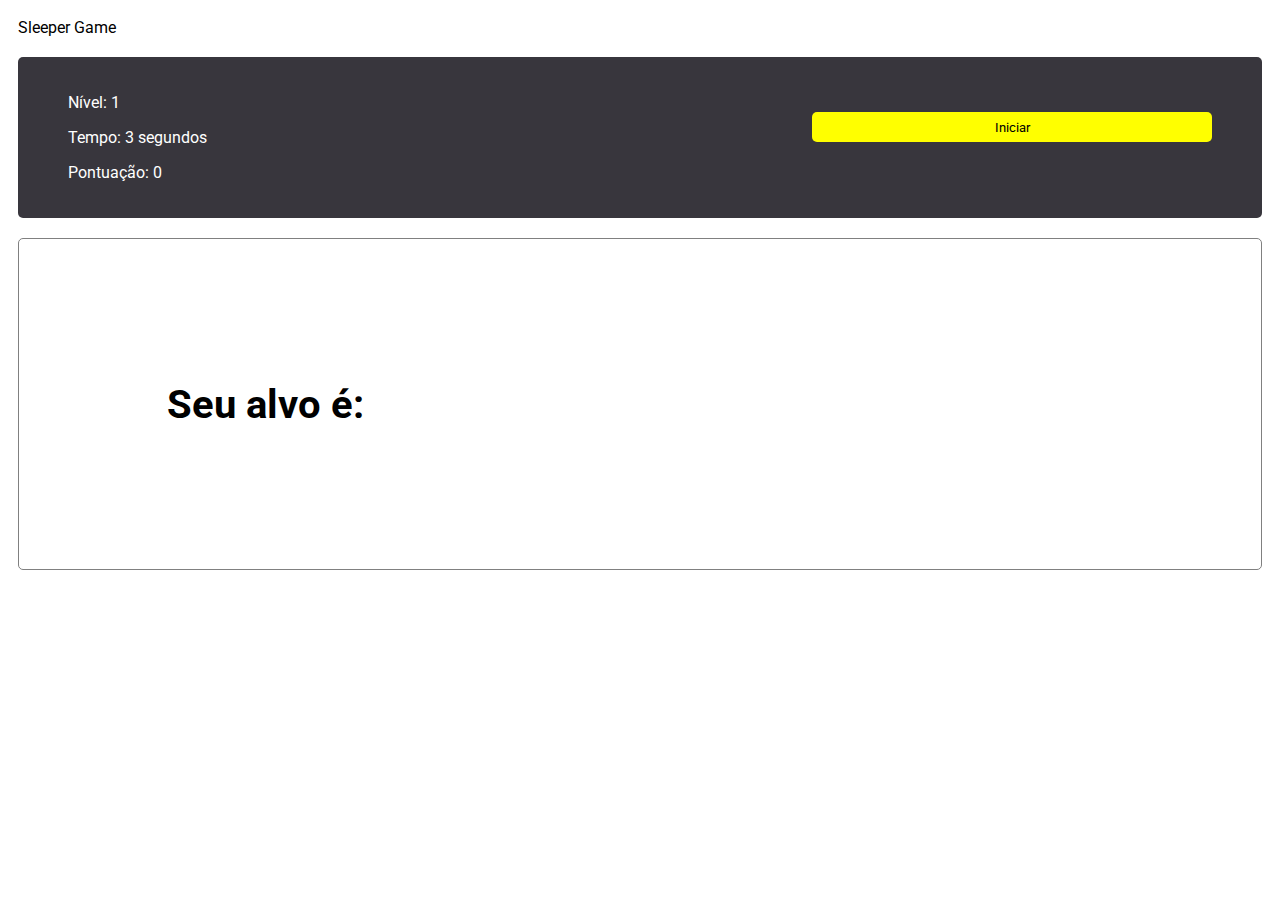
<file: SleeperGame/exemplos-telas/index.html>
<!DOCTYPE html>
<html lang="pt-br">
<head>
    <meta charset="UTF-8">
    <meta name="viewport" content="width=device-width, initial-scale=1.0">
    <link rel="stylesheet" type="text/css" href="styles.css">
    <link href="https://fonts.googleapis.com/css2?family=Roboto:wght@400;700&display=swap" rel="stylesheet">
    <title>Sleeper Game</title>
</head>
<body>
    <span>Sleeper Game</span>
    <div id="game-info">
        <div>
            <p>Nível: <span id="level">1</span></p>
            <p>Tempo: <span id="time">3</span> segundos</p>
            <p>Pontuação: <span id="score">0</span></p>
        </div>
        
        <button id="start-button">Iniciar</button>
    </div>
    <div id="game-board">
        <div id="target1">Seu alvo é:</BR> <span id="target"></span></div>
        <div id="buttons"></div>
    </div>
    
    <script src="script.js"></script>
</body>
</html>
</file>
<file: TabelaPeriodica/style.css>
:root{
    --n-metal: rgb(156, 149, 149);
    --n-metal-h: rgb(179, 215, 107);
    --m-transicao: rgb(86, 83, 83);
    --m-transicao-h: rgb(242, 176, 177);
    --m-alcalinos: rgb(180, 176, 176);
    --m-alcalinos-h: rgb(246, 202, 95);
    --m-alcalinos-t: rgb(120, 117, 117);
    --m-alcalinos-t-h: rgb(239, 230, 91);
    --halogenios: rgb(167, 151, 151);
    --halogenios-h: rgb(169, 224, 244);
    --s-metais: rgb(96, 95, 95);
    --s-metais-h: rgb(110, 197, 189);
    --ot-metais:rgb(73, 67, 67);
    --ot-metais-h: rgb(163, 199, 211);
    --g-nobres: rgb(199, 190, 190);
    --g-nobres-h: rgb(103, 177, 222);
    --lantanideos: rgb(183, 166, 166);
    --lantanideos-h: rgb(151, 215, 225);
    --actinidios: rgb(78, 69, 69);
    --actinidios-h: rgb(228, 189, 218);
}

.metais-transicao{
    background-color: var(--m-transicao);
}

.metais-transicao:hover{
    background-color: var(--m-transicao-h);
    cursor: pointer;
    transform: scale(1.2);
    z-index: +1;
}

.n-metais{
    background-color: var(--n-metal);
}

.n-metais:hover{
    background-color: var(--n-metal-h);
    cursor: pointer;
    transform: scale(1.2);
    z-index: +1;
}

.metais-alcalinos{
    background-color: var(--m-alcalinos);
}

.metais-alcalinos:hover{
    background-color: var(--m-alcalinos-h);
    cursor: pointer;
    transform: scale(1.2);
    z-index: +1;
}

.metais-alcalinos-t{
    background-color: var(--m-alcalinos-t);
}

.metais-alcalinos-t:hover{
    background-color: var(--m-alcalinos-t-h);
    cursor: pointer;
    transform: scale(1.2);
    z-index: +1;
}

.halogenios{
    background-color: var(--halogenios);
}

.halogenios:hover{
    background-color: var(--halogenios-h);
    cursor: pointer;
    transform: scale(1.2);
    z-index: +1;
}

.semi-metais{
    background-color: var(--s-metais);
}

.semi-metais:hover{
    background-color: var(--s-metais-h);
    cursor: pointer;
    transform: scale(1.2);
    z-index: +1;
}

.outros-metais{
    background-color: var(--ot-metais);
}

.outros-metais:hover{
    background-color: var(--ot-metais-h);
    cursor: pointer;
    transform: scale(1.2);
    z-index: +1;
}

.lantanideos{
    background-color: var(--lantanideos);
}

.lantanideos:hover{
    background-color: var(--lantanideos-h);
    cursor: pointer;
    transform: scale(1.2);
    z-index: +1;
}

.actinidios{
    background-color: var(--actinidios);
}

.actinidios:hover{
    background-color: var(--actinidios-h);
    cursor: pointer;
    transform: scale(1.2);
    z-index: +1;
}

.gases-nobres{
    background-color: var(--g-nobres);
}

.gases-nobres:hover{
    background-color: var(--g-nobres-h);
    cursor: pointer;
    transform: scale(1.2);
    z-index: +1;
}

.l-n-metais{
    background-color: var(--n-metal-h);
}

.l-metais-alcalinos{
    background-color: var(--m-alcalinos-h);
}

.l-metais-alcalinos-t{
    background-color: var(--m-alcalinos-t-h);
}

.l-metais-transicao{
    background-color: var(--m-transicao-h);
}

.l-outros-metais{
    background-color: var(--ot-metais-h);
}

.l-semi-metais{
    background-color: var(--s-metais-h);
}

.l-gases-nobres{
    background-color: var(--g-nobres-h);
}

.l-halogenios{
    background-color: var(--halogenios-h);
}

.l-Actinidios{
    background-color: var(--actinidios-h);
}

.l-lantanideos{
    background-color: var(--lantanideos-h);
}

/*======================cores=================*/

*{
    font-family: 'Roboto', sans-serif;
    font-size: 15px;
    margin: 0;
    padding: 0;
}
body{
    padding-bottom: 50px;
}
a{
    text-decoration: none;
    color: black;
    
}

table{
    margin: auto;
    border-collapse: collapse;
}
th{
    padding: 10px 0 10px 0;
}

td{
    margin: 0;
    width: 60px;
    height: 60px;
    position: relative;
    border: 1px solid rgb(111, 85, 85);
}

h1, p{
    text-align: center;
}
p{
    font-size: 12px;
}

span{
    position: absolute;
    left: 0;
    top: 0;
    padding: 5px 0 0 5px;
    font-size: 12px;
}
.titulo{
    padding: 20px 0 0 0 ;
    font-size: 24px;
    font-weight: bold;
    margin-bottom: 15px;
}
.cabecalho{
    padding-bottom: 20px;
}

.elementovazio{
    font-size: 0;
    border: none;
}
.cube{
    border-top: 1px solid black;
    border-bottom: 1px solid black;
   padding: 15px;
   margin-bottom: 30px;
}

.legenda caption{
    font-size: 24px;
    margin-bottom: 15px;
}
.legenda td{
    border: none;
    padding: 2px 8px;
    }
.lista caption{
    font-size: 24px;
    padding: 30px 0 0 0
}
.lista th{
    padding: 30px ;
}
.lista td{
border: none;
text-align: center;
padding: 0;
height: 30px;
}


button:hover{
    cursor: pointer;
    transform: scale(1.1);
    z-index: +1;
}
button{
    position: fixed;
    right: 8px;
    bottom: 8px;
    padding: 8px;
    border: none;
    color: white;
    background-color: black;
}
</file>
<file: TrabalhoForm/style.css>
table tbody th {
    width: 25%;
}
</file>
<file: SleeperGame/exemplos-telas/styles.css>
*{
    font-family: 'Roboto', sans-serif;
}
body{
    overflow: hidden;
    padding: 10px;
}
#game-board {
    display: flex;
    align-items: center;
    gap: 570px;
    justify-content: center;
    padding: 60px;
    margin-top: 20px;
    border-radius: 5px;
    border: 1px solid grey;
}

#target {
    text-transform: uppercase;
    font-size: 40px;
}
#target1{
    font-weight: bold;
    font-size: 40px;
}
#game-info{
    border-radius: 5px;
    background-color: rgb(56, 54, 61);
    display: flex;
    justify-content: space-between;
    padding: 20px 50px;
    margin-top: 20px;

}
#buttons {
    height: 180px;
    width: 180px;
    color: #000;
    margin-top: 30px;
    grid-template-areas:
        "A B B"
        "C B B"
        "D E F";
    display: grid;
    gap: 15px;
    list-style: none;
}
#buttons button{
    border-radius: 5px;
    border: none;
}

#start-button {
    text-align: center;
    align-items: center;
    margin-top: 35px;
    width: 400px;
    height: 30px;
    border: none;
    border-radius: 5px;
    background-color: yellow;
}

p{
    color: white;
}
</file>
